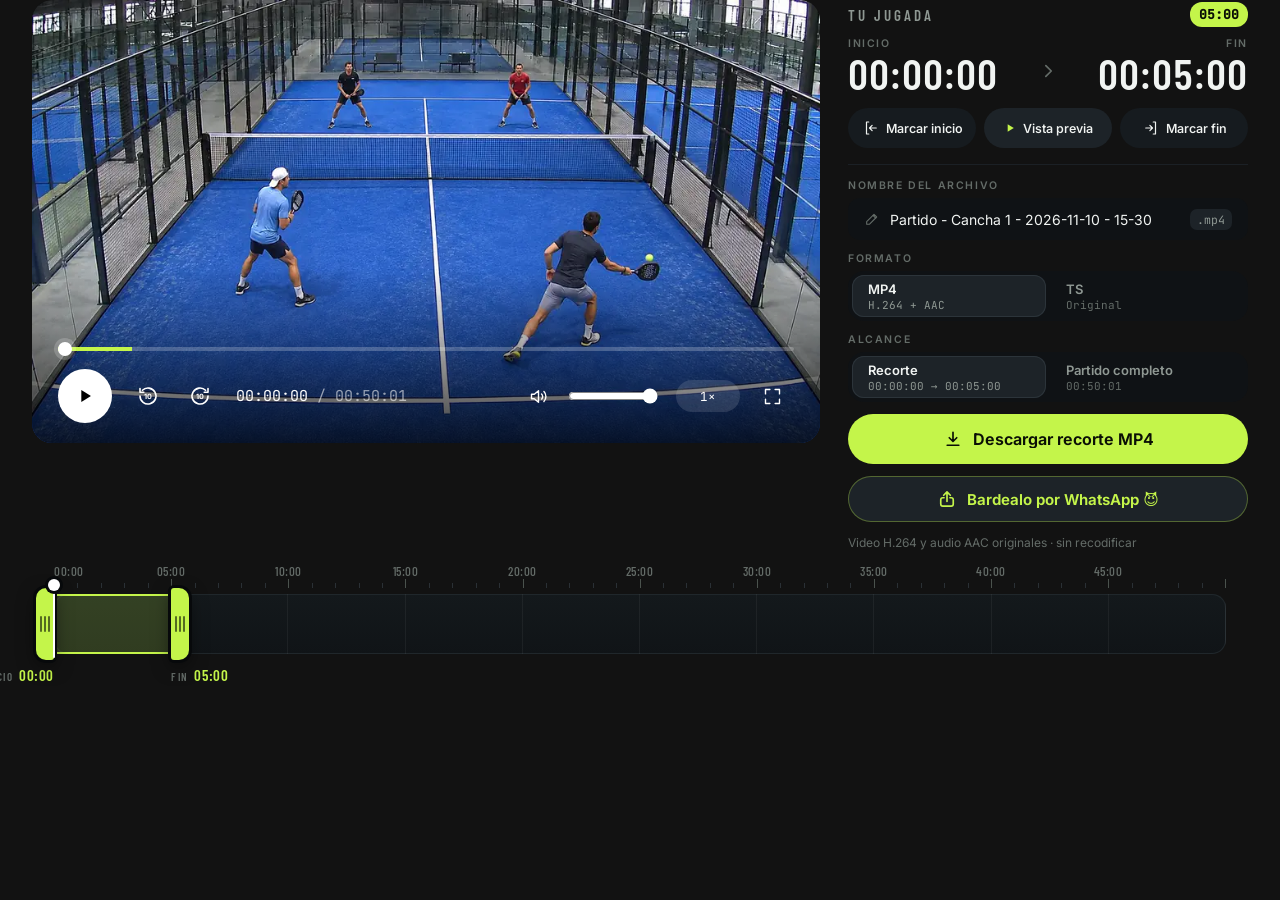
<file: v14-test/editor-demo-movil.html>
<!doctype html><html lang="es"><head><meta charset="utf-8"><meta name="viewport" content="width=device-width,initial-scale=1"><title>Vista previa del editor</title><meta name="robots" content="noindex"><link rel="stylesheet" href="./editor-demo.css?v=141t10">
<style>html,body{background:transparent!important;overflow:hidden}.video-stage .demo-still{position:absolute;inset:0;width:100%;height:100%;object-fit:cover}*{pointer-events:none!important}</style></head>
<body class="has-match" inert><svg class="sprite" aria-hidden="true" xmlns="http://www.w3.org/2000/svg">
 <symbol id="i-play" viewBox="0 0 24 24"><path d="M8 5.5v13l10.5-6.5z" fill="currentColor" stroke="none"/></symbol>
 <symbol id="i-pause" viewBox="0 0 24 24"><rect x="7" y="5" width="3.4" height="14" rx="1" fill="currentColor" stroke="none"/><rect x="13.6" y="5" width="3.4" height="14" rx="1" fill="currentColor" stroke="none"/></symbol>
 <symbol id="i-stop" viewBox="0 0 24 24"><rect x="6.5" y="6.5" width="11" height="11" rx="2" fill="currentColor" stroke="none"/></symbol>
 <symbol id="i-back10" viewBox="0 0 24 24"><path d="M4 12a8 8 0 1 0 2.4-5.7"/><path d="M4 4.5v3.8h3.8"/><text x="12" y="15.3" font-size="7.2" font-family="Inter,sans-serif" font-weight="700" text-anchor="middle" fill="currentColor" stroke="none">10</text></symbol>
 <symbol id="i-fwd10" viewBox="0 0 24 24"><path d="M20 12a8 8 0 1 1-2.4-5.7"/><path d="M20 4.5v3.8h-3.8"/><text x="12" y="15.3" font-size="7.2" font-family="Inter,sans-serif" font-weight="700" text-anchor="middle" fill="currentColor" stroke="none">10</text></symbol>
 <symbol id="i-volume" viewBox="0 0 24 24"><path d="M4 9.5h3.2L12 5.5v13l-4.8-4H4z"/><path d="M15.5 9a4.2 4.2 0 0 1 0 6M18.2 6.4a8 8 0 0 1 0 11.2"/></symbol>
 <symbol id="i-mute" viewBox="0 0 24 24"><path d="M4 9.5h3.2L12 5.5v13l-4.8-4H4z"/><path d="m16 9.5 5 5m0-5-5 5"/></symbol>
 <symbol id="i-full" viewBox="0 0 24 24"><path d="M4 9V4h5M15 4h5v5M20 15v5h-5M9 20H4v-5"/></symbol>
 <symbol id="i-exitfull" viewBox="0 0 24 24"><path d="M9 4v5H4M20 9h-5V4M15 20v-5h5M4 15h5v5"/></symbol>
 <symbol id="i-markin" viewBox="0 0 24 24"><path d="M6 4v16M6 4h3M6 20h3"/><path d="M19 12h-9M13.5 8.5 10 12l3.5 3.5"/></symbol>
 <symbol id="i-markout" viewBox="0 0 24 24"><path d="M18 4v16M18 4h-3M18 20h-3"/><path d="M5 12h9M10.5 8.5 14 12l-3.5 3.5"/></symbol>
 <symbol id="i-download" viewBox="0 0 24 24"><path d="M12 4v11M7.5 10.5 12 15l4.5-4.5"/><path d="M5 19.5h14"/></symbol>
 <symbol id="i-search" viewBox="0 0 24 24"><circle cx="11" cy="11" r="6.5"/><path d="m16 16 4 4"/></symbol>
 <symbol id="i-chevron" viewBox="0 0 24 24"><path d="m7 10 5 5 5-5"/></symbol>
 <symbol id="i-chevron-r" viewBox="0 0 24 24"><path d="m10 7 5 5-5 5"/></symbol>
 <symbol id="i-external" viewBox="0 0 24 24"><path d="M14 5h5v5M19 5l-8 8"/><path d="M17 14v4.5a1.5 1.5 0 0 1-1.5 1.5h-10A1.5 1.5 0 0 1 4 18.5v-10A1.5 1.5 0 0 1 5.5 7H10"/></symbol>
 <symbol id="i-check" viewBox="0 0 24 24"><path d="m5 12.5 4.5 4.5L19 7.5"/></symbol>
 <symbol id="i-x" viewBox="0 0 24 24"><path d="M6.5 6.5l11 11M17.5 6.5l-11 11"/></symbol>
 <symbol id="i-alert" viewBox="0 0 24 24"><circle cx="12" cy="12" r="8.5"/><path d="M12 7.5v5.5"/><circle cx="12" cy="16.3" r=".6" fill="currentColor"/></symbol>
 <symbol id="i-pencil" viewBox="0 0 24 24"><path d="M4 20h4L19 9l-4-4L4 16z"/><path d="m13.5 6.5 4 4"/></symbol>
 <symbol id="i-pin" viewBox="0 0 24 24"><path d="M12 21s-6.5-5.6-6.5-11a6.5 6.5 0 0 1 13 0c0 5.4-6.5 11-6.5 11z"/><circle cx="12" cy="10" r="2.3"/></symbol>
 <symbol id="i-court" viewBox="0 0 24 24"><rect x="5" y="3.5" width="14" height="17" rx="1.5"/><path d="M5 12h14M12 7v10M5 7h14M5 17h14"/></symbol>
 <symbol id="i-calendar" viewBox="0 0 24 24"><rect x="4" y="5.5" width="16" height="14.5" rx="2"/><path d="M4 10h16M8.5 3.5v4M15.5 3.5v4"/></symbol>
 <symbol id="i-clock" viewBox="0 0 24 24"><circle cx="12" cy="12" r="8"/><path d="M12 7.5V12l3 2"/></symbol>
 <symbol id="i-globe" viewBox="0 0 24 24"><circle cx="12" cy="12" r="8"/><path d="M4 12h16M12 4c2.4 2.3 3.6 5 3.6 8s-1.2 5.7-3.6 8c-2.4-2.3-3.6-5-3.6-8S9.6 6.3 12 4z"/></symbol>
 <symbol id="i-shuffle" viewBox="0 0 24 24"><path d="M4 7h3.5c2 0 3.2 1 4.3 2.7l1.4 2.2M4 17h3.5c2 0 3.2-1 4.3-2.7"/><path d="M14.6 14.3c1.1 1.7 2.3 2.7 4.3 2.7H20M15 7h5M17.5 4.5 20 7l-2.5 2.5M17.5 14.5 20 17l-2.5 2.5"/></symbol>
 <symbol id="i-copy" viewBox="0 0 24 24"><rect x="8.5" y="8.5" width="11" height="11" rx="2.2"/><path d="M15.5 8.5V6.2A1.7 1.7 0 0 0 13.8 4.5H6.2A1.7 1.7 0 0 0 4.5 6.2v7.6a1.7 1.7 0 0 0 1.7 1.7h2.3"/></symbol>
 <symbol id="i-share" viewBox="0 0 24 24"><path d="M12 15V4M8 7.5 12 3.5l4 4"/><path d="M8.5 10.5H7A2.5 2.5 0 0 0 4.5 13v5A2.5 2.5 0 0 0 7 20.5h10a2.5 2.5 0 0 0 2.5-2.5v-5a2.5 2.5 0 0 0-2.5-2.5h-1.5"/></symbol>
 <symbol id="i-retry" viewBox="0 0 24 24"><path d="M19.5 12a7.5 7.5 0 1 1-2.2-5.3"/><path d="M19.5 4.5v4h-4"/></symbol>
</svg><div class="app"><main class="studio"><div class="studio-grid">
   <div class="video-stage" id="video-stage" tabindex="0">
    <img class="demo-still" src="./home-partido-1280.webp" srcset="./home-partido-640.webp 640w, ./home-partido-960.webp 960w, ./home-partido-1280.webp 1280w" sizes="700px" alt="">
    <div id="video-placeholder" class="video-placeholder hidden">Cargando video…</div>
    <div class="player-spinner" aria-hidden="true"></div>
    <div id="player-controls" class="player-controls">
     <div class="ctl-center">
      <button tabindex="-1" id="skip-back" class="cb" type="button" aria-label="Retroceder 10 segundos"><svg class="i"><use href="#i-back10"></use></svg></button>
      <button tabindex="-1" id="play-toggle" class="cb cb-play" type="button" aria-label="Reproducir" data-icon="play"><svg class="i"><use href="#i-play"></use></svg></button>
      <button tabindex="-1" id="skip-forward" class="cb" type="button" aria-label="Avanzar 10 segundos"><svg class="i"><use href="#i-fwd10"></use></svg></button>
     </div>
     <div class="ctl-bottom">
      <div class="player-seek"><span id="seek-range" class="seek-range" style="left: 0%; width: 9.99394%;"></span><input id="seek" type="range" min="0" max="3001.8199999999997" value="0" step="0.1" aria-label="Posición del video" style="--progress: 0%;"></div>
      <div class="ctl-row">
       <span id="play-clock" class="play-clock">00:00:00 <span class="tot">/ 00:50:01</span></span>
       <span class="ctl-sp"></span>
       <button tabindex="-1" id="mute" class="cb sound-button" type="button" aria-label="Silenciar" data-icon="volume"><svg class="i"><use href="#i-volume"></use></svg></button>
       <input id="volume" type="range" min="0" max="1" step="0.05" value="1" aria-label="Volumen">
       <select tabindex="-1" id="speed" aria-label="Velocidad"><option value="0.5">0.5×</option><option value="1" selected="">1×</option><option value="1.25">1.25×</option><option value="1.5">1.5×</option><option value="2">2×</option></select>
       <button tabindex="-1" id="fullscreen" class="cb" type="button" aria-label="Pantalla completa" data-icon="full"><svg class="i"><use href="#i-full"></use></svg></button>
      </div>
     </div>
    </div>
   </div>

   <section id="studio-editor" class="clip" aria-label="Recorte">
    <div class="clip-head"><span class="label-cond">Tu jugada</span><span class="du" title="Duración del recorte"><span class="sr-only">Duración del recorte </span><strong id="clip-length">05:00</strong></span></div>
    <div class="nums">
     <label class="num"><small>Inicio</small><span class="tc"><span class="tc-view" id="clip-start-view" aria-hidden="true"><i>00:</i>00:00</span><input id="clip-start" type="text" inputmode="numeric" value="00:00:00" placeholder="HH:MM:SS" autocomplete="off" aria-label="Inicio del recorte (HH:MM:SS)"></span></label>
     <svg class="i nums-arrow"><use href="#i-chevron-r"></use></svg>
     <label class="num num-r"><small>Fin</small><span class="tc"><span class="tc-view" id="clip-end-view" aria-hidden="true"><i>00:</i>05:00</span><input id="clip-end" type="text" inputmode="numeric" value="00:05:00" placeholder="HH:MM:SS" autocomplete="off" aria-label="Fin del recorte (HH:MM:SS)"></span></label>
    </div>
   </section>

   <section class="tl" id="timeline" aria-label="Línea de tiempo del recorte">
    <div class="tl-ruler" id="tl-ruler" aria-hidden="true"><span class="tick major" style="left: 0%;"></span><span class="tlabel first" style="left: 0%;">00:00</span><span class="tick" style="left: 1.99879%;"></span><span class="tick" style="left: 3.99757%;"></span><span class="tick" style="left: 5.99636%;"></span><span class="tick" style="left: 7.99515%;"></span><span class="tick major" style="left: 9.99394%;"></span><span class="tlabel" style="left: 9.99394%;">05:00</span><span class="tick" style="left: 11.9927%;"></span><span class="tick" style="left: 13.9915%;"></span><span class="tick" style="left: 15.9903%;"></span><span class="tick" style="left: 17.9891%;"></span><span class="tick major" style="left: 19.9879%;"></span><span class="tlabel" style="left: 19.9879%;">10:00</span><span class="tick" style="left: 21.9867%;"></span><span class="tick" style="left: 23.9854%;"></span><span class="tick" style="left: 25.9842%;"></span><span class="tick" style="left: 27.983%;"></span><span class="tick major" style="left: 29.9818%;"></span><span class="tlabel" style="left: 29.9818%;">15:00</span><span class="tick" style="left: 31.9806%;"></span><span class="tick" style="left: 33.9794%;"></span><span class="tick" style="left: 35.9782%;"></span><span class="tick" style="left: 37.977%;"></span><span class="tick major" style="left: 39.9757%;"></span><span class="tlabel" style="left: 39.9757%;">20:00</span><span class="tick" style="left: 41.9745%;"></span><span class="tick" style="left: 43.9733%;"></span><span class="tick" style="left: 45.9721%;"></span><span class="tick" style="left: 47.9709%;"></span><span class="tick major" style="left: 49.9697%;"></span><span class="tlabel" style="left: 49.9697%;">25:00</span><span class="tick" style="left: 51.9685%;"></span><span class="tick" style="left: 53.9673%;"></span><span class="tick" style="left: 55.966%;"></span><span class="tick" style="left: 57.9648%;"></span><span class="tick major" style="left: 59.9636%;"></span><span class="tlabel" style="left: 59.9636%;">30:00</span><span class="tick" style="left: 61.9624%;"></span><span class="tick" style="left: 63.9612%;"></span><span class="tick" style="left: 65.96%;"></span><span class="tick" style="left: 67.9588%;"></span><span class="tick major" style="left: 69.9576%;"></span><span class="tlabel" style="left: 69.9576%;">35:00</span><span class="tick" style="left: 71.9563%;"></span><span class="tick" style="left: 73.9551%;"></span><span class="tick" style="left: 75.9539%;"></span><span class="tick" style="left: 77.9527%;"></span><span class="tick major" style="left: 79.9515%;"></span><span class="tlabel" style="left: 79.9515%;">40:00</span><span class="tick" style="left: 81.9503%;"></span><span class="tick" style="left: 83.9491%;"></span><span class="tick" style="left: 85.9479%;"></span><span class="tick" style="left: 87.9466%;"></span><span class="tick major" style="left: 89.9454%;"></span><span class="tlabel" style="left: 89.9454%;">45:00</span><span class="tick" style="left: 91.9442%;"></span><span class="tick" style="left: 93.943%;"></span><span class="tick" style="left: 95.9418%;"></span><span class="tick" style="left: 97.9406%;"></span><span class="tick major" style="left: 99.9394%;"></span></div>
    <div class="trim-track" id="trim-track">
     <span class="tl-played" id="tl-played" style="width: 0%;"></span>
     <div class="trim-highlight" id="trim-highlight" style="left: 0%; width: 9.99394%;">
      <span class="hd hd-a" id="hd-in" aria-hidden="true"></span><span class="hd hd-b" id="hd-out" aria-hidden="true"></span>
      <span class="fl fl-a near-a" aria-hidden="true"><small>Inicio</small><span id="fl-in">00:00</span></span><span class="fl fl-b near-b" aria-hidden="true"><small>Fin</small><span id="fl-out">05:00</span></span>
     </div>
     <span class="tl-cursor" id="tl-cursor" style="left: 0%;"></span>
     <input id="trim-in" class="sr-only" type="range" min="0" max="3001" step="1" value="0" aria-label="Inicio del recorte">
     <input id="trim-out" class="sr-only" type="range" min="0" max="3001" step="1" value="300" aria-label="Fin del recorte">
    </div>
    <div class="timeline-heading sr-only"><span id="video-duration">Duración: 00:50:01</span><span id="clip-summary">00:00:00 → 00:05:00</span></div>
   </section>

   <div class="clip-actions" id="clip-actions">
    <button tabindex="-1" id="mark-in" class="act" type="button" aria-label="Marcar inicio en la posición actual"><svg class="i"><use href="#i-markin"></use></svg>Marcar inicio</button>
    <button tabindex="-1" id="preview-clip" class="act act-pv" type="button" aria-label="Reproducir recorte"><svg class="i"><use href="#i-play"></use></svg><span class="pv-label">Vista previa</span></button>
    <button tabindex="-1" id="mark-out" class="act" type="button" aria-label="Marcar fin en la posición actual"><svg class="i"><use href="#i-markout"></use></svg>Marcar fin</button>
   </div>

   <section class="export" id="export" aria-label="Exportar">
    <div class="label-cond lbl-export">Exportar</div>
    <div class="field-group">
     <label class="lbl" for="export-name">Nombre del archivo</label>
     <div class="name-field">
      <svg class="i"><use href="#i-pencil"></use></svg>
      <span class="name-box"><span class="name-view" id="export-name-view" aria-hidden="true">Partido - Cancha 1 - 2026-11-10 - 15-30</span><input id="export-name" value="Partido - Cancha 1 - 2026-11-10 - 15-30" type="text" maxlength="160" autocomplete="off" placeholder="Nombre de la descarga"></span>
      <span class="ext" id="export-ext">.mp4</span>
     </div>
    </div>
    <fieldset class="field-group seg-group">
     <legend class="lbl">Formato</legend>
     <div class="seg">
      <label><input type="radio" name="format" value="mp4" checked=""><span>MP4<em>H.264 + AAC</em></span></label>
      <label><input type="radio" name="format" value="ts"><span>TS<em>Original</em></span></label>
     </div>
    </fieldset>
    <fieldset class="field-group seg-group">
     <legend class="lbl">Alcance</legend>
     <div class="seg">
      <label><input type="radio" name="scope" value="clip" checked=""><span>Recorte<em id="scope-clip">00:00:00 → 00:05:00</em></span></label>
      <label><input type="radio" name="scope" value="full"><span>Partido completo<em id="scope-full">00:50:01</em></span></label>
     </div>
    </fieldset>

    <div class="dl-bar">
     <label class="mode-chip" for="export-mode"><span class="mode-text"><b id="mode-format">MP4</b><small id="mode-scope">Recorte</small></span><svg class="i"><use href="#i-chevron"></use></svg>
      <select tabindex="-1" id="export-mode" aria-label="Formato y alcance de la descarga"><option value="mp4-clip">MP4 · Recorte</option><option value="ts-clip">TS · Recorte</option><option value="mp4-full">MP4 · Partido completo</option><option value="ts-full">TS · Partido completo</option></select></label>
     <div class="dl" id="dl">
      <button tabindex="-1" id="download" class="dl-btn" type="button" aria-label="Descargar recorte MP4">
       <span class="dl-layer dl-base"><svg class="i"><use href="#i-download"></use></svg><span class="dl-text"><span class="dl-title">Descargar recorte MP4</span><small class="dl-sub"></small></span></span>
       <span class="dl-layer dl-fill" aria-hidden="true"><svg class="i"><use href="#i-download"></use></svg><span class="dl-text"><span class="dl-title">Descargar recorte MP4</span><small class="dl-sub"></small></span></span>
      </button>
      <button tabindex="-1" id="cancel-export" class="dl-cancel hidden" type="button" aria-label="Cancelar descarga"><svg class="i"><use href="#i-x"></use></svg></button>
     </div>
    </div>
    <div class="bardo-wrap" id="bardo-wrap">
     <div class="dl dl-bardo" id="dl-bardo">
      <button tabindex="-1" id="bardo-go" class="dl-btn" type="button" aria-haspopup="dialog" aria-label="Bardealo por WhatsApp 😈">
       <span class="dl-layer dl-base"><svg class="i"><use href="#i-share"></use></svg><span class="dl-text"><span class="dl-title">Bardealo por WhatsApp 😈</span><small class="dl-sub"></small></span></span>
       <span class="dl-layer dl-fill" aria-hidden="true"><svg class="i"><use href="#i-share"></use></svg><span class="dl-text"><span class="dl-title">Bardealo por WhatsApp 😈</span><small class="dl-sub"></small></span></span>
      </button>
      <button tabindex="-1" id="bardo-cancel" class="dl-cancel hidden" type="button" aria-label="Cancelar preparación"><svg class="i"><use href="#i-x"></use></svg></button>
     </div>
     <p id="bardo-hint" class="bardo-hint"></p>
    </div>
    <progress id="export-progress" class="sr-only" value="0" max="100"></progress>
    <div id="export-card" class="export-card hidden"><svg class="i ec-ok"><use href="#i-check"></use></svg><svg class="i ec-err"><use href="#i-alert"></use></svg><div class="ec-body"><p id="export-status" role="status"></p></div></div>
    <p class="export-hint">Video H.264 y audio AAC originales · sin recodificar</p>
   </section>
  </div></main></div></body></html>
</file>
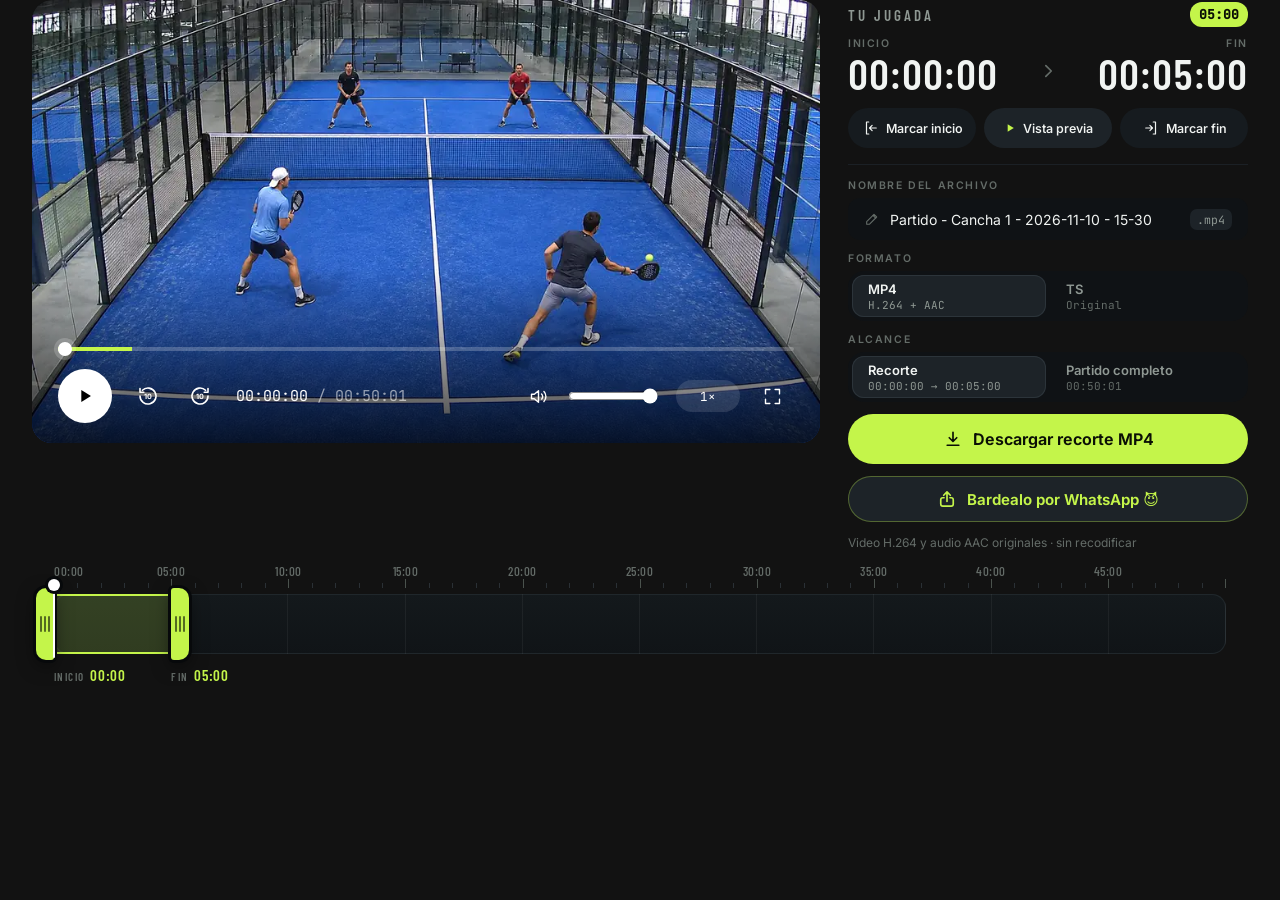
<file: v14-test/editor-demo-pc.html>
<!doctype html><html lang="es"><head><meta charset="utf-8"><meta name="viewport" content="width=device-width,initial-scale=1"><title>Vista previa del editor</title><meta name="robots" content="noindex"><link rel="stylesheet" href="./editor-demo.css?v=141t10">
<style>html,body{background:transparent!important;overflow:hidden}.video-stage .demo-still{position:absolute;inset:0;width:100%;height:100%;object-fit:cover}*{pointer-events:none!important}</style></head>
<body class="has-match" inert><svg class="sprite" aria-hidden="true" xmlns="http://www.w3.org/2000/svg">
 <symbol id="i-play" viewBox="0 0 24 24"><path d="M8 5.5v13l10.5-6.5z" fill="currentColor" stroke="none"/></symbol>
 <symbol id="i-pause" viewBox="0 0 24 24"><rect x="7" y="5" width="3.4" height="14" rx="1" fill="currentColor" stroke="none"/><rect x="13.6" y="5" width="3.4" height="14" rx="1" fill="currentColor" stroke="none"/></symbol>
 <symbol id="i-stop" viewBox="0 0 24 24"><rect x="6.5" y="6.5" width="11" height="11" rx="2" fill="currentColor" stroke="none"/></symbol>
 <symbol id="i-back10" viewBox="0 0 24 24"><path d="M4 12a8 8 0 1 0 2.4-5.7"/><path d="M4 4.5v3.8h3.8"/><text x="12" y="15.3" font-size="7.2" font-family="Inter,sans-serif" font-weight="700" text-anchor="middle" fill="currentColor" stroke="none">10</text></symbol>
 <symbol id="i-fwd10" viewBox="0 0 24 24"><path d="M20 12a8 8 0 1 1-2.4-5.7"/><path d="M20 4.5v3.8h-3.8"/><text x="12" y="15.3" font-size="7.2" font-family="Inter,sans-serif" font-weight="700" text-anchor="middle" fill="currentColor" stroke="none">10</text></symbol>
 <symbol id="i-volume" viewBox="0 0 24 24"><path d="M4 9.5h3.2L12 5.5v13l-4.8-4H4z"/><path d="M15.5 9a4.2 4.2 0 0 1 0 6M18.2 6.4a8 8 0 0 1 0 11.2"/></symbol>
 <symbol id="i-mute" viewBox="0 0 24 24"><path d="M4 9.5h3.2L12 5.5v13l-4.8-4H4z"/><path d="m16 9.5 5 5m0-5-5 5"/></symbol>
 <symbol id="i-full" viewBox="0 0 24 24"><path d="M4 9V4h5M15 4h5v5M20 15v5h-5M9 20H4v-5"/></symbol>
 <symbol id="i-exitfull" viewBox="0 0 24 24"><path d="M9 4v5H4M20 9h-5V4M15 20v-5h5M4 15h5v5"/></symbol>
 <symbol id="i-markin" viewBox="0 0 24 24"><path d="M6 4v16M6 4h3M6 20h3"/><path d="M19 12h-9M13.5 8.5 10 12l3.5 3.5"/></symbol>
 <symbol id="i-markout" viewBox="0 0 24 24"><path d="M18 4v16M18 4h-3M18 20h-3"/><path d="M5 12h9M10.5 8.5 14 12l-3.5 3.5"/></symbol>
 <symbol id="i-download" viewBox="0 0 24 24"><path d="M12 4v11M7.5 10.5 12 15l4.5-4.5"/><path d="M5 19.5h14"/></symbol>
 <symbol id="i-search" viewBox="0 0 24 24"><circle cx="11" cy="11" r="6.5"/><path d="m16 16 4 4"/></symbol>
 <symbol id="i-chevron" viewBox="0 0 24 24"><path d="m7 10 5 5 5-5"/></symbol>
 <symbol id="i-chevron-r" viewBox="0 0 24 24"><path d="m10 7 5 5-5 5"/></symbol>
 <symbol id="i-external" viewBox="0 0 24 24"><path d="M14 5h5v5M19 5l-8 8"/><path d="M17 14v4.5a1.5 1.5 0 0 1-1.5 1.5h-10A1.5 1.5 0 0 1 4 18.5v-10A1.5 1.5 0 0 1 5.5 7H10"/></symbol>
 <symbol id="i-check" viewBox="0 0 24 24"><path d="m5 12.5 4.5 4.5L19 7.5"/></symbol>
 <symbol id="i-x" viewBox="0 0 24 24"><path d="M6.5 6.5l11 11M17.5 6.5l-11 11"/></symbol>
 <symbol id="i-alert" viewBox="0 0 24 24"><circle cx="12" cy="12" r="8.5"/><path d="M12 7.5v5.5"/><circle cx="12" cy="16.3" r=".6" fill="currentColor"/></symbol>
 <symbol id="i-pencil" viewBox="0 0 24 24"><path d="M4 20h4L19 9l-4-4L4 16z"/><path d="m13.5 6.5 4 4"/></symbol>
 <symbol id="i-pin" viewBox="0 0 24 24"><path d="M12 21s-6.5-5.6-6.5-11a6.5 6.5 0 0 1 13 0c0 5.4-6.5 11-6.5 11z"/><circle cx="12" cy="10" r="2.3"/></symbol>
 <symbol id="i-court" viewBox="0 0 24 24"><rect x="5" y="3.5" width="14" height="17" rx="1.5"/><path d="M5 12h14M12 7v10M5 7h14M5 17h14"/></symbol>
 <symbol id="i-calendar" viewBox="0 0 24 24"><rect x="4" y="5.5" width="16" height="14.5" rx="2"/><path d="M4 10h16M8.5 3.5v4M15.5 3.5v4"/></symbol>
 <symbol id="i-clock" viewBox="0 0 24 24"><circle cx="12" cy="12" r="8"/><path d="M12 7.5V12l3 2"/></symbol>
 <symbol id="i-globe" viewBox="0 0 24 24"><circle cx="12" cy="12" r="8"/><path d="M4 12h16M12 4c2.4 2.3 3.6 5 3.6 8s-1.2 5.7-3.6 8c-2.4-2.3-3.6-5-3.6-8S9.6 6.3 12 4z"/></symbol>
 <symbol id="i-shuffle" viewBox="0 0 24 24"><path d="M4 7h3.5c2 0 3.2 1 4.3 2.7l1.4 2.2M4 17h3.5c2 0 3.2-1 4.3-2.7"/><path d="M14.6 14.3c1.1 1.7 2.3 2.7 4.3 2.7H20M15 7h5M17.5 4.5 20 7l-2.5 2.5M17.5 14.5 20 17l-2.5 2.5"/></symbol>
 <symbol id="i-copy" viewBox="0 0 24 24"><rect x="8.5" y="8.5" width="11" height="11" rx="2.2"/><path d="M15.5 8.5V6.2A1.7 1.7 0 0 0 13.8 4.5H6.2A1.7 1.7 0 0 0 4.5 6.2v7.6a1.7 1.7 0 0 0 1.7 1.7h2.3"/></symbol>
 <symbol id="i-share" viewBox="0 0 24 24"><path d="M12 15V4M8 7.5 12 3.5l4 4"/><path d="M8.5 10.5H7A2.5 2.5 0 0 0 4.5 13v5A2.5 2.5 0 0 0 7 20.5h10a2.5 2.5 0 0 0 2.5-2.5v-5a2.5 2.5 0 0 0-2.5-2.5h-1.5"/></symbol>
 <symbol id="i-retry" viewBox="0 0 24 24"><path d="M19.5 12a7.5 7.5 0 1 1-2.2-5.3"/><path d="M19.5 4.5v4h-4"/></symbol>
</svg><div class="app"><main class="studio"><div class="studio-grid">
   <div class="video-stage" id="video-stage" tabindex="0">
    <img class="demo-still" src="./home-partido-1280.webp" srcset="./home-partido-640.webp 640w, ./home-partido-960.webp 960w, ./home-partido-1280.webp 1280w" sizes="700px" alt="">
    <div id="video-placeholder" class="video-placeholder hidden">Cargando video…</div>
    <div class="player-spinner" aria-hidden="true"></div>
    <div id="player-controls" class="player-controls">
     <div class="ctl-center">
      <button tabindex="-1" id="skip-back" class="cb" type="button" aria-label="Retroceder 10 segundos"><svg class="i"><use href="#i-back10"></use></svg></button>
      <button tabindex="-1" id="play-toggle" class="cb cb-play" type="button" aria-label="Reproducir" data-icon="play"><svg class="i"><use href="#i-play"></use></svg></button>
      <button tabindex="-1" id="skip-forward" class="cb" type="button" aria-label="Avanzar 10 segundos"><svg class="i"><use href="#i-fwd10"></use></svg></button>
     </div>
     <div class="ctl-bottom">
      <div class="player-seek"><span id="seek-range" class="seek-range" style="left: 0%; width: 9.99394%;"></span><input id="seek" type="range" min="0" max="3001.8199999999997" value="0" step="0.1" aria-label="Posición del video" style="--progress: 0%;"></div>
      <div class="ctl-row">
       <span id="play-clock" class="play-clock">00:00:00 <span class="tot">/ 00:50:01</span></span>
       <span class="ctl-sp"></span>
       <button tabindex="-1" id="mute" class="cb sound-button" type="button" aria-label="Silenciar" data-icon="volume"><svg class="i"><use href="#i-volume"></use></svg></button>
       <input id="volume" type="range" min="0" max="1" step="0.05" value="1" aria-label="Volumen">
       <select tabindex="-1" id="speed" aria-label="Velocidad"><option value="0.5">0.5×</option><option value="1" selected="">1×</option><option value="1.25">1.25×</option><option value="1.5">1.5×</option><option value="2">2×</option></select>
       <button tabindex="-1" id="fullscreen" class="cb" type="button" aria-label="Pantalla completa" data-icon="full"><svg class="i"><use href="#i-full"></use></svg></button>
      </div>
     </div>
    </div>
   </div>

   <section id="studio-editor" class="clip" aria-label="Recorte">
    <div class="clip-head"><span class="label-cond">Tu jugada</span><span class="du" title="Duración del recorte"><span class="sr-only">Duración del recorte </span><strong id="clip-length">05:00</strong></span></div>
    <div class="nums">
     <label class="num"><small>Inicio</small><span class="tc"><span class="tc-view" id="clip-start-view" aria-hidden="true"><i>00:</i>00:00</span><input id="clip-start" type="text" inputmode="numeric" value="00:00:00" placeholder="HH:MM:SS" autocomplete="off" aria-label="Inicio del recorte (HH:MM:SS)"></span></label>
     <svg class="i nums-arrow"><use href="#i-chevron-r"></use></svg>
     <label class="num num-r"><small>Fin</small><span class="tc"><span class="tc-view" id="clip-end-view" aria-hidden="true"><i>00:</i>05:00</span><input id="clip-end" type="text" inputmode="numeric" value="00:05:00" placeholder="HH:MM:SS" autocomplete="off" aria-label="Fin del recorte (HH:MM:SS)"></span></label>
    </div>
   </section>

   <section class="tl" id="timeline" aria-label="Línea de tiempo del recorte">
    <div class="tl-ruler" id="tl-ruler" aria-hidden="true"><span class="tick major" style="left: 0%;"></span><span class="tlabel first" style="left: 0%;">00:00</span><span class="tick" style="left: 1.99879%;"></span><span class="tick" style="left: 3.99757%;"></span><span class="tick" style="left: 5.99636%;"></span><span class="tick" style="left: 7.99515%;"></span><span class="tick major" style="left: 9.99394%;"></span><span class="tlabel" style="left: 9.99394%;">05:00</span><span class="tick" style="left: 11.9927%;"></span><span class="tick" style="left: 13.9915%;"></span><span class="tick" style="left: 15.9903%;"></span><span class="tick" style="left: 17.9891%;"></span><span class="tick major" style="left: 19.9879%;"></span><span class="tlabel" style="left: 19.9879%;">10:00</span><span class="tick" style="left: 21.9867%;"></span><span class="tick" style="left: 23.9854%;"></span><span class="tick" style="left: 25.9842%;"></span><span class="tick" style="left: 27.983%;"></span><span class="tick major" style="left: 29.9818%;"></span><span class="tlabel" style="left: 29.9818%;">15:00</span><span class="tick" style="left: 31.9806%;"></span><span class="tick" style="left: 33.9794%;"></span><span class="tick" style="left: 35.9782%;"></span><span class="tick" style="left: 37.977%;"></span><span class="tick major" style="left: 39.9757%;"></span><span class="tlabel" style="left: 39.9757%;">20:00</span><span class="tick" style="left: 41.9745%;"></span><span class="tick" style="left: 43.9733%;"></span><span class="tick" style="left: 45.9721%;"></span><span class="tick" style="left: 47.9709%;"></span><span class="tick major" style="left: 49.9697%;"></span><span class="tlabel" style="left: 49.9697%;">25:00</span><span class="tick" style="left: 51.9685%;"></span><span class="tick" style="left: 53.9673%;"></span><span class="tick" style="left: 55.966%;"></span><span class="tick" style="left: 57.9648%;"></span><span class="tick major" style="left: 59.9636%;"></span><span class="tlabel" style="left: 59.9636%;">30:00</span><span class="tick" style="left: 61.9624%;"></span><span class="tick" style="left: 63.9612%;"></span><span class="tick" style="left: 65.96%;"></span><span class="tick" style="left: 67.9588%;"></span><span class="tick major" style="left: 69.9576%;"></span><span class="tlabel" style="left: 69.9576%;">35:00</span><span class="tick" style="left: 71.9563%;"></span><span class="tick" style="left: 73.9551%;"></span><span class="tick" style="left: 75.9539%;"></span><span class="tick" style="left: 77.9527%;"></span><span class="tick major" style="left: 79.9515%;"></span><span class="tlabel" style="left: 79.9515%;">40:00</span><span class="tick" style="left: 81.9503%;"></span><span class="tick" style="left: 83.9491%;"></span><span class="tick" style="left: 85.9479%;"></span><span class="tick" style="left: 87.9466%;"></span><span class="tick major" style="left: 89.9454%;"></span><span class="tlabel" style="left: 89.9454%;">45:00</span><span class="tick" style="left: 91.9442%;"></span><span class="tick" style="left: 93.943%;"></span><span class="tick" style="left: 95.9418%;"></span><span class="tick" style="left: 97.9406%;"></span><span class="tick major" style="left: 99.9394%;"></span></div>
    <div class="trim-track" id="trim-track">
     <span class="tl-played" id="tl-played" style="width: 0%;"></span>
     <div class="trim-highlight" id="trim-highlight" style="left: 0%; width: 9.99394%;">
      <span class="hd hd-a" id="hd-in" aria-hidden="true"></span><span class="hd hd-b" id="hd-out" aria-hidden="true"></span>
      <span class="fl fl-a near-a" aria-hidden="true" style="margin-left: 71.3281px;"><small>Inicio</small><span id="fl-in">00:00</span></span><span class="fl fl-b near-b" aria-hidden="true" style="margin-left: 0px;"><small>Fin</small><span id="fl-out">05:00</span></span>
     </div>
     <span class="tl-cursor" id="tl-cursor" style="left: 0%;"></span>
     <input id="trim-in" class="sr-only" type="range" min="0" max="3001" step="1" value="0" aria-label="Inicio del recorte">
     <input id="trim-out" class="sr-only" type="range" min="0" max="3001" step="1" value="300" aria-label="Fin del recorte">
    </div>
    <div class="timeline-heading sr-only"><span id="video-duration">Duración: 00:50:01</span><span id="clip-summary">00:00:00 → 00:05:00</span></div>
   </section>

   <div class="clip-actions" id="clip-actions">
    <button tabindex="-1" id="mark-in" class="act" type="button" aria-label="Marcar inicio en la posición actual"><svg class="i"><use href="#i-markin"></use></svg>Marcar inicio</button>
    <button tabindex="-1" id="preview-clip" class="act act-pv" type="button" aria-label="Reproducir recorte"><svg class="i"><use href="#i-play"></use></svg><span class="pv-label">Vista previa</span></button>
    <button tabindex="-1" id="mark-out" class="act" type="button" aria-label="Marcar fin en la posición actual"><svg class="i"><use href="#i-markout"></use></svg>Marcar fin</button>
   </div>

   <section class="export" id="export" aria-label="Exportar">
    <div class="label-cond lbl-export">Exportar</div>
    <div class="field-group">
     <label class="lbl" for="export-name">Nombre del archivo</label>
     <div class="name-field">
      <svg class="i"><use href="#i-pencil"></use></svg>
      <span class="name-box"><span class="name-view" id="export-name-view" aria-hidden="true">Partido - Cancha 1 - 2026-11-10 - 15-30</span><input id="export-name" value="Partido - Cancha 1 - 2026-11-10 - 15-30" type="text" maxlength="160" autocomplete="off" placeholder="Nombre de la descarga"></span>
      <span class="ext" id="export-ext">.mp4</span>
     </div>
    </div>
    <fieldset class="field-group seg-group">
     <legend class="lbl">Formato</legend>
     <div class="seg">
      <label><input type="radio" name="format" value="mp4" checked=""><span>MP4<em>H.264 + AAC</em></span></label>
      <label><input type="radio" name="format" value="ts"><span>TS<em>Original</em></span></label>
     </div>
    </fieldset>
    <fieldset class="field-group seg-group">
     <legend class="lbl">Alcance</legend>
     <div class="seg">
      <label><input type="radio" name="scope" value="clip" checked=""><span>Recorte<em id="scope-clip">00:00:00 → 00:05:00</em></span></label>
      <label><input type="radio" name="scope" value="full"><span>Partido completo<em id="scope-full">00:50:01</em></span></label>
     </div>
    </fieldset>

    <div class="dl-bar">
     <label class="mode-chip" for="export-mode"><span class="mode-text"><b id="mode-format">MP4</b><small id="mode-scope">Recorte</small></span><svg class="i"><use href="#i-chevron"></use></svg>
      <select tabindex="-1" id="export-mode" aria-label="Formato y alcance de la descarga"><option value="mp4-clip">MP4 · Recorte</option><option value="ts-clip">TS · Recorte</option><option value="mp4-full">MP4 · Partido completo</option><option value="ts-full">TS · Partido completo</option></select></label>
     <div class="dl" id="dl">
      <button tabindex="-1" id="download" class="dl-btn" type="button" aria-label="Descargar recorte MP4">
       <span class="dl-layer dl-base"><svg class="i"><use href="#i-download"></use></svg><span class="dl-text"><span class="dl-title">Descargar recorte MP4</span><small class="dl-sub"></small></span></span>
       <span class="dl-layer dl-fill" aria-hidden="true"><svg class="i"><use href="#i-download"></use></svg><span class="dl-text"><span class="dl-title">Descargar recorte MP4</span><small class="dl-sub"></small></span></span>
      </button>
      <button tabindex="-1" id="cancel-export" class="dl-cancel hidden" type="button" aria-label="Cancelar descarga"><svg class="i"><use href="#i-x"></use></svg></button>
     </div>
    </div>
    <div class="bardo-wrap" id="bardo-wrap">
     <div class="dl dl-bardo" id="dl-bardo">
      <button tabindex="-1" id="bardo-go" class="dl-btn" type="button" aria-haspopup="dialog" aria-label="Bardealo por WhatsApp 😈">
       <span class="dl-layer dl-base"><svg class="i"><use href="#i-share"></use></svg><span class="dl-text"><span class="dl-title">Bardealo por WhatsApp 😈</span><small class="dl-sub"></small></span></span>
       <span class="dl-layer dl-fill" aria-hidden="true"><svg class="i"><use href="#i-share"></use></svg><span class="dl-text"><span class="dl-title">Bardealo por WhatsApp 😈</span><small class="dl-sub"></small></span></span>
      </button>
      <button tabindex="-1" id="bardo-cancel" class="dl-cancel hidden" type="button" aria-label="Cancelar preparación"><svg class="i"><use href="#i-x"></use></svg></button>
     </div>
     <p id="bardo-hint" class="bardo-hint"></p>
    </div>
    <progress id="export-progress" class="sr-only" value="0" max="100"></progress>
    <div id="export-card" class="export-card hidden"><svg class="i ec-ok"><use href="#i-check"></use></svg><svg class="i ec-err"><use href="#i-alert"></use></svg><div class="ec-body"><p id="export-status" role="status"></p></div></div>
    <p class="export-hint">Video H.264 y audio AAC originales · sin recodificar</p>
   </section>
  </div></main></div></body></html>
</file>
<file: v14-test/editor-demo.css>
/* Beelup Studio v1.3 — "Padel Studio Premium" */
@font-face{font-family:"Inter";src:url(fonts/inter-var.woff2) format("woff2");font-weight:100 900;font-display:swap}
@font-face{font-family:"Barlow Condensed";src:url(fonts/barlow-condensed-500.woff2) format("woff2");font-weight:500;font-display:swap}
@font-face{font-family:"Barlow Condensed";src:url(fonts/barlow-condensed-600.woff2) format("woff2");font-weight:600;font-display:swap}
@font-face{font-family:"Barlow Condensed";src:url(fonts/barlow-condensed-700.woff2) format("woff2");font-weight:700;font-display:swap}
@font-face{font-family:"JetBrains Mono";src:url(fonts/jbmono-400.woff2) format("woff2");font-weight:400;font-display:swap}
@font-face{font-family:"JetBrains Mono";src:url(fonts/jbmono-500.woff2) format("woff2");font-weight:500;font-display:swap}

:root{
 --bg:#07090b;--s1:#0f1215;--s2:#161b1f;--s3:#1d2328;--s4:#252c32;--line:#1b2025;--line2:#272e34;
 --tx:#f1f4f2;--mut:#8f9893;--dim:#646c68;--faint:#3d4541;--lime:#c4f54a;--ink:#0a0f05;--err:#ff8a73;
 --cond:"Barlow Condensed","Arial Narrow",Inter,sans-serif;--mono:"JetBrains Mono",ui-monospace,SFMono-Regular,Menlo,monospace;
 --pad:48px;
 color-scheme:dark;font-family:Inter,ui-sans-serif,system-ui,-apple-system,"Segoe UI",sans-serif;color:var(--tx);background:var(--bg);
 -webkit-font-smoothing:antialiased;-webkit-text-size-adjust:100%;
}
*{box-sizing:border-box}
html{background:var(--bg)}
body{margin:0;min-height:100vh;background:radial-gradient(1200px 600px at 78% -10%,#16200f 0%,transparent 60%) no-repeat,var(--bg)}
button,input,select{font:inherit;color:inherit}
button{cursor:pointer;border:0;background:none;padding:0}
a{color:inherit;text-decoration:none}
.sprite{position:absolute;width:0;height:0;overflow:hidden}
.i{width:20px;height:20px;flex:none;display:block;fill:none;stroke:currentColor;stroke-width:1.6;stroke-linecap:round;stroke-linejoin:round}
.hidden{display:none!important}
.sr-only{position:absolute!important;width:1px;height:1px;padding:0;margin:-1px;overflow:hidden;clip:rect(0 0 0 0);white-space:nowrap;border:0}
:focus-visible{outline:2px solid var(--lime);outline-offset:2px}
.only-m{display:none}
.label-cond{font-family:var(--cond);font-size:15px;font-weight:600;letter-spacing:3px;text-transform:uppercase;color:var(--mut)}
.lbl{display:block;font-size:10.5px;letter-spacing:1.6px;color:var(--dim);font-weight:600;text-transform:uppercase;margin:0 0 8px;padding:0}

.app{max-width:1920px;margin:0 auto;padding:0 var(--pad)}

/* ---------------- Encabezado y buscador ---------------- */
.topbar{position:relative;display:flex;align-items:center;gap:40px;height:84px}
.wordmark{font-family:var(--cond);font-size:26px;font-weight:700;letter-spacing:1.5px;display:flex;align-items:baseline;gap:8px;white-space:nowrap}
.wordmark span{font-weight:500;color:var(--lime);letter-spacing:4px;font-size:15px}
.topbar-right{display:flex;align-items:center;gap:8px;margin-left:auto}
.conn{display:flex;align-items:center;gap:8px;font-size:12.5px;color:var(--mut);white-space:nowrap}
.online{width:7px;height:7px;border-radius:50%;background:var(--lime)}
.cir{width:40px;height:40px;border-radius:50%;background:var(--s2);display:grid;place-items:center;color:var(--tx)}
.cir .i{width:18px;height:18px}
.cir.only-m{display:none}

.finder{flex:1;min-width:0;display:flex;justify-content:center}
.finder-intro{display:none}
.picker{flex:1;max-width:1100px;display:flex;align-items:center;height:56px;border-radius:28px;background:var(--s1);padding:0 8px 0 6px}
.pk{position:relative;display:flex;align-items:center;gap:10px;height:42px;padding:0 16px;border-right:1px solid #232a30;min-width:0;cursor:pointer}
.pk-n,.pk-c{display:none}
.pk>.i{color:var(--dim);width:17px;height:17px}
.pk-body{display:flex;flex-direction:column;min-width:0;flex:1}
.pk-k{font-size:10px;letter-spacing:1.2px;text-transform:uppercase;color:var(--dim);font-weight:600;cursor:pointer}
.pk select{appearance:none;-webkit-appearance:none;background:transparent;border:0;padding:0;margin:1px 0 0;font-size:13.5px;font-weight:550;color:var(--tx);width:100%;min-width:0;text-overflow:ellipsis;cursor:pointer;outline:none}
.pk select:disabled{color:var(--dim);cursor:default}
.pk select option{background:#15191d;color:var(--tx)}
.pk:focus-within{background:#ffffff08;border-radius:18px}
.pk-country{width:150px;flex:none}
.pk-club{flex:1}
.pk-court,.pk-date{width:180px;flex:none}
.pk-time{width:180px;flex:none;border-right:0}
.pk-row{display:flex;align-items:center;gap:10px;min-width:0}
.pk-row select{flex:1}
/* País y Club: desplegable con búsqueda integrada */
.pk-native{position:absolute!important;opacity:0;pointer-events:none;width:1px!important;height:1px;overflow:hidden}
.pk-btn{display:block;width:100%;min-width:0;margin:1px 0 0;padding:0;text-align:left;font-size:13.5px;font-weight:550;color:var(--tx);white-space:nowrap;overflow:hidden;text-overflow:ellipsis;outline:none}
.pk-btn:disabled{color:var(--dim);cursor:default}
.pk-off{cursor:default}
.pk-open{background:#ffffff08;border-radius:18px}
.pk-pop{position:absolute;top:calc(100% + 14px);left:-6px;z-index:60;width:max(calc(100% + 12px),360px);display:flex;flex-direction:column;padding:8px;border-radius:18px;background:var(--s2);border:1px solid #262d33;box-shadow:0 20px 50px #000000b0;cursor:default}
.pk-pop-h{display:none}
.pk-search{display:flex;align-items:center;gap:9px;height:42px;padding:0 12px;border-radius:12px;background:var(--bg);border:1px solid #252c32;cursor:text}
.pk-search:focus-within{border-color:#c4f54a80}
.pk-search .i{width:16px;height:16px;color:var(--dim);flex:none}
.pk-search input{flex:1;min-width:0;height:100%;background:transparent;border:0;outline:none;font-size:14px;color:var(--tx)}
.pk-search input::placeholder{color:var(--dim)}
.pk-search input::-webkit-search-cancel-button{-webkit-appearance:none}
.pk-count{font-size:11px;letter-spacing:.3px;color:var(--dim);padding:8px 12px 4px}
.pk-list{max-height:min(360px,55vh);overflow-y:auto;overscroll-behavior:contain}
.pk-opt{padding:9px 12px;border-radius:10px;font-size:13.5px;color:var(--tx);white-space:nowrap;overflow:hidden;text-overflow:ellipsis;cursor:pointer}
.pk-opt.pk-act{background:#ffffff0f}
.pk-opt[aria-selected="true"]{color:var(--lime);font-weight:600}
.pk-opt mark{background:none;color:inherit;font-weight:700;text-decoration:underline;text-decoration-color:#c4f54a99;text-underline-offset:3px}
.time-chips{display:none}
.find{width:42px;height:42px;border-radius:50%;background:var(--lime);color:var(--ink);display:grid;place-items:center;margin-left:auto;flex:none;transition:opacity .2s}
.find .i{width:19px;height:19px;stroke-width:2}
.find-label,.find .find-arrow{display:none}
.find:disabled{opacity:.35;cursor:not-allowed}
.finder-status{position:absolute;left:50%;transform:translateX(-50%);top:74px;font-size:12px;color:var(--mut);white-space:nowrap;max-width:90%;overflow:hidden;text-overflow:ellipsis}
body.has-match .finder-status{display:none}
.finder-status{display:flex;align-items:center;justify-content:center;gap:10px}
#status{min-width:0;overflow:hidden;text-overflow:ellipsis}
.finder-status.err #status{color:var(--err)}
body.api-down .online{background:var(--err)}
.retry{flex:none;height:28px;padding:0 14px;border-radius:14px;background:var(--lime);color:var(--ink);font-size:12.5px;font-weight:650}

/* Portada (antes de elegir un partido) en escritorio */
@media (min-width:1100px){
 body:not(.has-match) .finder-intro{display:block;position:absolute;left:0;top:150px}
 body:not(.has-match) .app{min-height:calc(100vh - 60px)}
 body:not(.has-match) .finder-intro h1{font-family:var(--cond);font-weight:700;font-size:clamp(90px,8vw,150px);line-height:.88;text-transform:uppercase;margin:0;letter-spacing:.5px}
 body:not(.has-match) .finder-intro h1 em{font-style:normal;color:var(--lime)}
 body:not(.has-match) .finder-intro p{font-size:18px;color:var(--mut);margin:22px 0 0}
 body:not(.has-match) .foot{position:absolute;bottom:0}
}

/* ---------------- Marcador ---------------- */
.studio{padding-bottom:28px}
.score{position:relative;display:flex;align-items:flex-end;justify-content:space-between;gap:32px;min-height:116px;padding:8px 0 32px}
.score-main{display:flex;align-items:baseline;gap:16px;min-width:0}
.score-club{font-family:var(--cond);font-weight:700;font-size:72px;line-height:.9;letter-spacing:.5px;text-transform:uppercase;overflow:hidden;text-overflow:ellipsis;white-space:nowrap;min-width:0}
.score-court{font-family:var(--cond);color:var(--mut);font-weight:500;font-size:40px;letter-spacing:2px;text-transform:uppercase;white-space:nowrap}
.score-meta{display:flex;align-items:flex-end;gap:36px;text-align:right;flex:none}
.score-meta small{display:block;font-size:10.5px;letter-spacing:1.6px;color:var(--dim);font-weight:600;margin-bottom:4px;text-transform:uppercase}
.score-meta b{font-family:var(--cond);font-size:40px;font-weight:600;line-height:1;letter-spacing:.5px;white-space:nowrap}
.pill-link,.pill-btn{display:inline-flex;align-items:center;gap:7px;height:38px;padding:0 15px;border-radius:19px;background:var(--s1);font-size:13px;color:var(--tx);align-self:center;white-space:nowrap}
.pill-link .i,.pill-btn .i{width:15px;height:15px}
.studio-message{position:absolute;left:0;bottom:9px;margin:0;font-size:12.5px;color:var(--mut);max-width:60%;white-space:nowrap;overflow:hidden;text-overflow:ellipsis}
#player-error{position:absolute;right:0;bottom:-6px}

/* ---------------- Grilla del estudio ---------------- */
.studio-grid{display:grid;grid-template-columns:minmax(0,1fr) clamp(400px,27vw,520px);grid-template-areas:"video clip" "video actions" "video export" "tl tl";grid-template-rows:auto auto 1fr auto;column-gap:28px}
.video-stage{grid-area:video;align-self:start}
.clip{grid-area:clip}
.clip-actions{grid-area:actions}
.export{grid-area:export}
.tl{grid-area:tl}

/* ---------------- Reproductor ---------------- */
.video-stage{position:relative;aspect-ratio:16/9;width:100%;border-radius:20px;overflow:hidden;background:#000;outline:none;-webkit-tap-highlight-color:transparent}
.video-stage:focus-visible{box-shadow:0 0 0 2px var(--lime)}
.video-stage video{position:absolute;inset:0;width:100%;height:100%;object-fit:contain;display:block;cursor:pointer;touch-action:manipulation;background:#000}
.video-placeholder{position:absolute;inset:0;display:grid;place-items:center;color:var(--mut);font-size:14px;background:#0b0e10;pointer-events:none}
.player-spinner{position:absolute;left:50%;top:50%;width:48px;height:48px;margin:-24px 0 0 -24px;border-radius:50%;border:3px solid #ffffff2b;border-top-color:var(--lime);animation:spin .8s linear infinite;pointer-events:none;z-index:4;display:none}
.video-stage.buffering .player-spinner{display:block}
@keyframes spin{to{transform:rotate(360deg)}}
@media (prefers-reduced-motion:reduce){.player-spinner{animation-duration:2.4s}}
.player-controls{position:absolute;left:0;right:0;bottom:0;z-index:3;display:grid;grid-template-columns:auto 1fr;grid-template-areas:"seek seek" "center row";align-items:center;column-gap:4px;padding:70px 26px 20px;background:linear-gradient(180deg,transparent,#000000c4);transition:opacity .25s}
.video-stage.controls-idle .player-controls{opacity:0;pointer-events:none}
.video-stage.controls-idle{cursor:none}
.ctl-bottom{display:contents}
.player-seek{grid-area:seek;position:relative;height:20px;margin-bottom:10px}
.ctl-center{grid-area:center;display:flex;align-items:center;gap:8px}
.ctl-center #play-toggle{order:-1}
.ctl-row{grid-area:row;display:flex;align-items:center;gap:6px;min-width:0}
.ctl-sp{flex:1}
.cb{width:44px;height:44px;border-radius:50%;display:grid;place-items:center;color:#fff}
.cb .i{width:24px;height:24px}
.cb:hover{background:#ffffff1a}
.cb-play{width:54px;height:54px;background:#fff;color:#000;margin-right:6px}
.cb-play:hover{background:#fff}
.cb-play .i{width:22px;height:22px}
.sound-button .i,#fullscreen .i{width:21px;height:21px}
.play-clock{font-family:var(--mono);font-size:15px;white-space:nowrap;margin-left:10px;color:#fff;font-variant-numeric:tabular-nums}
.play-clock .tot{color:#ffffff90}
/* barra de posición */
.player-seek input{--progress:0%;position:absolute;inset:0;width:100%;height:20px;margin:0;appearance:none;-webkit-appearance:none;background:transparent;cursor:pointer;touch-action:pan-y}
.player-seek input::-webkit-slider-runnable-track{height:4px;border-radius:4px;background:linear-gradient(90deg,#fff var(--progress),transparent var(--progress))}
.player-seek input::-moz-range-track{height:4px;border-radius:4px;background:transparent}
.player-seek input::-moz-range-progress{height:4px;border-radius:4px;background:#fff}
.player-seek input::-webkit-slider-thumb{-webkit-appearance:none;appearance:none;width:14px;height:14px;margin-top:-5px;border-radius:50%;background:#fff;box-shadow:0 0 0 4px #ffffff30}
.player-seek input::-moz-range-thumb{width:14px;height:14px;border:0;border-radius:50%;background:#fff;box-shadow:0 0 0 4px #ffffff30}
.player-seek:before{content:'';position:absolute;left:0;right:0;top:8px;height:4px;border-radius:4px;background:#ffffff38;pointer-events:none}
.seek-range{position:absolute;top:8px;height:4px;background:var(--lime);pointer-events:none;left:0;width:0}
#volume{width:90px;accent-color:#fff;cursor:pointer}
#speed{appearance:none;-webkit-appearance:none;text-align:center;height:32px;padding:0 12px;border-radius:16px;border:0;background:#ffffff1f;color:#fff;font-family:var(--mono);font-size:12.5px;margin:0 4px 0 10px;cursor:pointer}
#speed option{background:#15191d}

/* ---------------- Tu jugada ---------------- */
.clip{display:flex;flex-direction:column;padding-top:2px}
.clip-head{display:flex;justify-content:space-between;align-items:center}
.du{font-family:var(--mono);font-size:13px;color:var(--ink);background:var(--lime);padding:4px 9px;border-radius:12px;font-weight:600}
.du strong{font-weight:600}
.nums{display:grid;grid-template-columns:1fr auto 1fr;align-items:end;margin:18px 0 20px}
.num{display:block;min-width:0;cursor:text}
.num small{display:block;font-size:10.5px;letter-spacing:1.6px;color:var(--dim);font-weight:600;margin-bottom:2px;text-transform:uppercase}
.num-r{text-align:right}
.nums-arrow{color:var(--dim);width:26px;height:26px;margin:0 12px 14px}
.tc{position:relative;display:block;font-family:var(--cond);font-weight:600;font-size:62px;line-height:1;letter-spacing:1px;font-variant-numeric:tabular-nums}
.tc-view{display:block;white-space:nowrap;pointer-events:none}
.tc-view i{font-style:normal;color:inherit}
.tc input{position:absolute;inset:-4px -8px;width:calc(100% + 16px);height:calc(100% + 8px);padding:0 8px;border:0;border-radius:10px;background:transparent;color:transparent;caret-color:var(--lime);font:inherit;letter-spacing:inherit;text-align:inherit;outline:none}
.num-r .tc input{text-align:right;inset:-4px 0 -4px -16px;width:calc(100% + 16px);padding:0 4px 0 8px}
.tc input:focus{color:var(--tx);background:var(--s1);box-shadow:inset 0 0 0 1px var(--line2)}
.tc input:focus+.tc-view,.tc:focus-within .tc-view{visibility:hidden}
.tc input[aria-invalid]{box-shadow:inset 0 0 0 1px var(--err)}
.tc:has(input[aria-invalid]) .tc-view{color:var(--err)}

.clip-actions{display:grid;grid-template-columns:repeat(3,minmax(0,1fr));gap:8px;padding-bottom:22px;margin-bottom:22px;border-bottom:1px solid var(--line)}
.act{display:flex;align-items:center;justify-content:center;gap:8px;height:46px;border-radius:23px;background:var(--s2);font-size:13.5px;font-weight:550;white-space:nowrap;min-width:0;color:var(--tx)}
.act .i{width:18px;height:18px}
.act:hover{background:var(--s3)}
.act-pv{background:var(--s3)}
.act-pv .i{color:var(--lime);width:14px;height:14px}
.act-pv.on{background:#22301a;color:var(--lime)}

/* ---------------- Exportar ---------------- */
.export{display:flex;flex-direction:column;gap:18px;min-width:0}
.lbl-export{font-size:10.5px;letter-spacing:1.6px;color:var(--dim);font-weight:600;font-family:Inter,sans-serif}
.field-group{margin:0;padding:0;border:0;min-width:0}
.name-field{display:flex;align-items:center;gap:10px;min-height:46px;padding:0 16px;border-radius:12px;background:var(--s1);font-size:14px;cursor:text}
.name-field>.i{color:var(--dim);width:16px;height:16px}
.name-field:focus-within{box-shadow:inset 0 0 0 1px var(--line2)}
.name-box{position:relative;flex:1;min-width:0;display:block}
.name-view{display:none}
.name-box input{width:100%;min-width:0;height:44px;border:0;background:transparent;outline:none;font-size:14px;color:var(--tx);text-overflow:ellipsis;padding:0}
.ext{flex:none;font-family:var(--mono);font-size:11.5px;color:var(--mut);background:var(--s3);padding:3px 7px;border-radius:7px}
.seg{display:grid;grid-template-columns:1fr 1fr;gap:4px;padding:4px;border-radius:16px;background:var(--s1)}
.seg label{position:relative;display:block;cursor:pointer;min-width:0}
.seg input{position:absolute;opacity:0;pointer-events:none}
.seg span{display:flex;flex-direction:column;justify-content:center;height:52px;padding:0 16px;border-radius:12px;font-size:14px;font-weight:600;color:var(--mut);white-space:nowrap;overflow:hidden}
.seg em{font-style:normal;font-family:var(--mono);font-size:11px;font-weight:400;color:var(--dim);margin-top:3px;overflow:hidden;text-overflow:ellipsis}
.seg input:checked+span{background:var(--s3);color:var(--tx);box-shadow:inset 0 0 0 1px #2c343a}
.seg input:checked+span em{color:var(--mut)}
.seg input:focus-visible+span{outline:2px solid var(--lime);outline-offset:-2px}
.seg input:disabled+span{cursor:progress}
.mode-chip{display:none}
.dl-bar{display:flex;gap:8px;align-items:stretch}
.dl{position:relative;flex:1;min-width:0}
.dl-btn{--p:0%;position:relative;display:block;width:100%;height:56px;border-radius:28px;background:var(--lime);color:var(--ink);overflow:hidden;font-size:16px;font-weight:650}
.dl-layer{position:absolute;inset:0;display:flex;align-items:center;justify-content:center;gap:10px;padding:0 20px}
.dl-layer .i{width:20px;height:20px;stroke-width:2}
.dl-text{display:flex;flex-direction:column;align-items:flex-start;line-height:1.15;white-space:nowrap;min-width:0}
.dl-title{overflow:hidden;text-overflow:ellipsis;max-width:100%}
.dl-sub{display:none;font-family:var(--mono);font-size:11.5px;font-weight:500}
.dl-fill{display:none}
.dl-btn:disabled{cursor:progress}
/* Progreso: dos capas idénticas. La base (texto claro sobre gris) y el relleno
   (texto oscuro sobre lima) recortado al porcentaje: cada parte del texto
   siempre tiene contraste alto, del 0 % al 100 %. */
.dl.busy .dl-btn{background:var(--s3);color:var(--tx)}
.dl.busy .dl-layer{justify-content:flex-start;padding:0 64px 0 22px}
.dl.busy .dl-sub{display:block}
.dl.busy .dl-base .dl-sub{color:var(--mut)}
.dl.busy .dl-fill{display:flex;background:var(--lime);color:var(--ink);clip-path:inset(0 calc(100% - var(--p)) 0 0);transition:clip-path .25s linear}
.dl.busy .dl-fill .dl-sub{color:#0a0f05c4}
.dl.busy .dl-layer .i{display:none}
.dl-cancel{position:absolute;right:8px;top:50%;width:40px;height:40px;margin-top:-20px;border-radius:50%;background:#0a0f05d9;color:#fff;display:grid;place-items:center;z-index:2;box-shadow:0 0 0 1px #ffffff1f}
.dl-cancel .i{width:16px;height:16px;stroke-width:2}
.export-card{display:flex;gap:12px;align-items:flex-start;padding:14px 16px;border-radius:14px;background:#141c0d;margin-top:auto}
.export-card .i{width:26px;height:26px;padding:5px;border-radius:50%;flex:none;stroke-width:2.4}
.ec-ok{background:var(--lime);color:var(--ink)}
.ec-err{display:none!important;background:#3a1d18;color:var(--err)}
.export-card.err{background:#1c1210}
.export-card.err .ec-ok{display:none}
.export-card.err .ec-err{display:block!important}
.export-card.info{background:var(--s1)}
.export-card.info .ec-ok{background:var(--s3);color:var(--mut)}
.export-card p{margin:0;font-size:12.5px;line-height:1.5;color:var(--mut)}
.export-card p b{display:block;color:var(--tx);font-size:13.5px;font-weight:600;margin-bottom:2px}
.export-hint{font-size:12px;color:var(--dim);margin:auto 0 0;line-height:1.5}
.export-card:not(.hidden)~.export-hint{display:none}
.export-hint.only-m{display:block}

/* ---------------- Línea de tiempo ---------------- */
.tl{margin-top:14px;padding:0 22px 36px;user-select:none;-webkit-user-select:none}
.tl-ruler{position:relative;height:22px}
.tick{position:absolute;bottom:0;width:1px;height:5px;background:#2a3035}
.tick.major{height:9px;background:#4a524d}
.tlabel{position:absolute;top:0;transform:translateX(-50%);font-family:var(--cond);font-size:13px;line-height:11px;font-weight:500;letter-spacing:.5px;color:var(--dim);white-space:nowrap}
.tlabel.first{transform:none}
.trim-track{position:relative;height:60px;margin-top:6px;border-radius:14px;background:linear-gradient(180deg,#14191c,#101417);box-shadow:inset 0 0 0 1px #20272b;touch-action:none}
.trim-track:before{content:'';position:absolute;inset:0;border-radius:14px;background:repeating-linear-gradient(90deg,transparent 0 calc(10% - 1px),#ffffff0d calc(10% - 1px) 10%);pointer-events:none}
.tl-played{position:absolute;left:0;top:0;bottom:0;width:0;border-radius:14px 0 0 14px;background:#ffffff08;pointer-events:none}
.trim-highlight{position:absolute;top:0;bottom:0;left:0;width:0;background:#c4f54a2e;box-shadow:inset 0 2px 0 var(--lime),inset 0 -2px 0 var(--lime);cursor:grab}
/* Asas hacia afuera: el borde interior recto marca el tiempo exacto; INICIO sale a la izquierda y FIN a la derecha. */
.hd{position:absolute;top:-6px;bottom:-6px;width:18px;border-radius:9px;background:var(--lime);display:grid;place-items:center;box-shadow:0 0 0 3px var(--bg),0 6px 18px #00000080;cursor:ew-resize;touch-action:none;z-index:2}
.hd:after{content:'';width:2px;height:16px;border-radius:2px;background:#0a0f0599;box-shadow:-4px 0 0 #0a0f0599,4px 0 0 #0a0f0599}
.hd:before{content:'';position:absolute;top:-10px;bottom:-10px}
.hd-a{left:-18px;border-radius:10px 3px 3px 10px}.hd-b{right:-18px;border-radius:3px 10px 10px 3px}
/* Zona para agarrar: se agranda sólo hacia afuera, nunca hacia el otro marcador. */
.hd-a:before{left:-14px;right:0}.hd-b:before{left:0;right:-14px}
.hd.active,.hd.kfocus{box-shadow:0 0 0 3px var(--bg),0 0 0 5px var(--lime)}
.fl{position:absolute;top:calc(100% + 12px);transform:translateX(-50%);font-family:var(--cond);font-size:15px;font-weight:600;letter-spacing:.6px;color:var(--lime);white-space:nowrap;pointer-events:none}
.fl small{color:var(--dim);font-size:11px;letter-spacing:1.4px;margin-right:6px;font-weight:600;text-transform:uppercase}
.fl-a{left:0}.fl-b{left:100%}
.fl.near-a{transform:translateX(-100%)}.fl.near-b{transform:none}
.tl-cursor{position:absolute;top:-10px;bottom:-4px;left:0;width:2px;margin-left:-1px;background:#fff;border-radius:2px;z-index:3;pointer-events:none}
.tl-cursor:before{content:'';position:absolute;top:-5px;left:-5px;width:12px;height:12px;border-radius:50%;background:#fff;box-shadow:0 0 0 3px var(--bg)}

.foot{padding:26px 0 32px;font-size:11.5px;color:var(--dim);line-height:1.6}
.foot .ver{color:var(--faint);margin-left:6px}

/* ---------------- Escritorio intermedio ---------------- */
@media (max-width:1600px) and (min-width:1100px){
 :root{--pad:32px}
 .score-club{font-size:60px}.score-court{font-size:32px}.score-meta b{font-size:32px}.score-meta{gap:26px}
 .tc{font-size:clamp(40px,3.3vw,52px)}
 .nums-arrow{margin:0 6px 10px}
 .pk-court,.pk-date,.pk-time{width:150px}
 .act{font-size:12.5px;gap:6px;height:40px}
 .nums{margin:10px 0 14px}
 .clip-actions{padding-bottom:16px;margin-bottom:14px}
 .export{gap:12px}
 .lbl-export{display:none}
 .lbl{margin-bottom:6px}
 .seg span{height:42px;font-size:13px}
 .seg em{margin-top:1px}
 .name-field{min-height:42px}.name-box input{height:40px}
 .dl-btn{height:50px}
 .export-card{padding:10px 14px}
}

@media (max-width:1300px) and (min-width:1100px){
 .topbar{gap:20px}
 .wordmark span{display:none}
 .conn #connection{position:absolute;width:1px;height:1px;overflow:hidden;clip:rect(0 0 0 0)}
 .pk{padding:0 12px;gap:8px}
 .pk-country{width:118px}.pk-court,.pk-date,.pk-time{width:128px}
 .pk-club{min-width:170px}
}

/* ---------------- Tablet y móvil ---------------- */
@media (max-width:1099px){
 :root{--pad:16px}
 body{background:radial-gradient(500px 300px at 90% -5%,#17220f,transparent 70%) no-repeat,var(--bg)}
 .app{max-width:760px;padding:0 var(--pad);padding-left:max(var(--pad),env(safe-area-inset-left));padding-right:max(var(--pad),env(safe-area-inset-right))}
 .cir.only-m{display:grid}
 .topbar{flex-wrap:wrap;height:auto;gap:0;padding-top:max(8px,env(safe-area-inset-top))}
 .wordmark{font-size:19px;letter-spacing:1.2px;gap:6px;height:44px;align-items:center;padding-left:2px}
 .wordmark span{font-size:11.5px;letter-spacing:3px}
 .topbar-right{height:44px}
 .cir.hidden{display:none!important}
 body.has-match .conn{display:none}
 body.has-match:not(.finder-open) .finder{display:none}
 .finder{order:3;flex-basis:100%;flex-direction:column;justify-content:flex-start;padding-bottom:18px}
 body.has-match .finder{padding:8px 0 22px;border-bottom:1px solid var(--line);margin-bottom:14px}
 .finder-intro{display:block;padding:14px 2px 18px}
 .finder-intro h1{font-family:var(--cond);font-weight:700;font-size:44px;line-height:.95;text-transform:uppercase;margin:0;letter-spacing:.3px}
 .finder-intro h1 em{font-style:normal;color:var(--lime)}
 .finder-intro p{margin:4px 0 0;font-size:13.5px;color:var(--mut);line-height:1.5}
 body.has-match .finder-intro{display:none}
 .picker{flex-direction:column;align-items:stretch;height:auto;max-width:none;background:none;padding:0;gap:6px;border-radius:0}
 .pk{height:auto;min-height:58px;padding:9px 16px;border:0;border-radius:16px;background:var(--s1);gap:14px;width:auto!important;flex:none}
 .pk:focus-within{background:var(--s2);border-radius:16px}
 .pk-n{display:block;font-family:var(--cond);font-size:15px;font-weight:600;color:var(--lime);width:20px;letter-spacing:.5px;flex:none}
 .pk>.i:not(.pk-c){display:none}
 .pk-c{display:block;color:var(--dim);width:18px;height:18px}
 .pk-k{font-size:10px;letter-spacing:1.5px}
 .pk select{font-size:15px;font-weight:500;margin-top:2px;padding:2px 0}
 .pk-btn{font-size:15px;font-weight:500;margin-top:2px;padding:2px 0}
 .pk-open{background:var(--s1);border-radius:16px}
 html.pk-lock,html.pk-lock body{overflow:hidden}
 .pk-pop{position:fixed;left:0;right:0;top:var(--vv-top,0px);height:var(--vv-h,100dvh);width:auto;z-index:300;border:0;border-radius:0;box-shadow:none;background:var(--bg);padding:max(10px,env(safe-area-inset-top)) 16px 0}
 .pk-pop-h{display:flex;align-items:center;justify-content:space-between;height:48px;margin-bottom:6px}
 .pk-pop-h b{font-family:var(--cond);font-size:26px;font-weight:700;letter-spacing:.5px;text-transform:uppercase}
 .pk-close{width:40px;height:40px;border-radius:50%;background:var(--s2);display:grid;place-items:center;color:var(--mut)}
 .pk-close .i{width:18px;height:18px}
 .pk-search{height:50px;border-radius:14px;background:var(--s1)}
 .pk-search input{font-size:16px}
 .pk-list{flex:1;max-height:none;padding-bottom:max(12px,env(safe-area-inset-bottom))}
 .pk-opt{display:flex;align-items:center;min-height:52px;padding:0 4px;border-radius:0;border-bottom:1px solid var(--line);font-size:15.5px}
 .pk-opt.pk-act{background:none}
 .pk-opt:active{background:#ffffff0a}
 .pk-time.has-chips{flex-wrap:wrap;background:var(--s2);padding-bottom:16px}
 .pk-time.has-chips .pk-c{display:none}
 .pk-time.has-chips .time-chips{position:relative}
 .pk-time.has-chips select{position:absolute;opacity:0;pointer-events:none;width:1px;height:1px}
 .pk-time.has-chips .pk-body:after{content:attr(data-label);font-size:15px;font-weight:500;margin-top:4px}
 .time-chips{display:none}
 .pk-time.has-chips .time-chips{display:grid;grid-template-columns:repeat(3,minmax(0,1fr));gap:7px;flex-basis:100%;margin-top:6px;max-height:232px;overflow:auto}
 .chip-t{height:40px;border-radius:20px;display:grid;place-items:center;font-family:var(--cond);font-size:17px;font-weight:600;letter-spacing:.5px;background:var(--s3);color:var(--tx)}
 .chip-t[aria-pressed="true"]{background:var(--lime);color:var(--ink)}
 .find{width:auto;height:56px;border-radius:28px;margin:12px 0 0;display:flex;align-items:center;justify-content:center;gap:10px;font-size:16px;font-weight:650}
 .find-label,.find .find-arrow{display:block}
 .find .i:not(.find-arrow){display:none}
 .finder-status{position:static;transform:none;white-space:normal;text-align:center;max-width:none;margin-top:12px;font-size:12.5px;line-height:1.5}
 body.has-match .finder-status{display:flex}
 .finder-status{flex-wrap:wrap;row-gap:8px}

 .studio{padding-bottom:0}
 .score{display:flex;flex-wrap:wrap;align-items:baseline;justify-content:flex-start;gap:0 12px;min-height:0;padding:6px 2px 14px}
 .score-main{display:contents}
 .score-club{flex-basis:100%;margin-bottom:6px;font-size:38px;line-height:.95;white-space:normal;display:-webkit-box;-webkit-line-clamp:2;-webkit-box-orient:vertical;overflow-wrap:anywhere}
 .score-court{font-size:16px;color:var(--tx);font-weight:600;letter-spacing:.6px;display:inline}
 .score-meta{display:flex;flex-wrap:wrap;gap:2px 12px;text-align:left;align-items:baseline}
 .score-meta small,.score-meta .pill-link{display:none}
 .score-meta div:nth-child(3){display:none}
 .score-meta b{font-size:16px;font-weight:500;letter-spacing:.6px;color:var(--mut)}
 .studio-message{flex-basis:100%;position:static;max-width:none;white-space:normal;margin:6px 0 0;font-size:12px}
 #player-error{position:static;margin-top:8px}

 .studio-grid{display:flex;flex-direction:column}
 .video-stage{border-radius:18px}
 .player-controls{display:block;padding:0;inset:0;background:linear-gradient(180deg,#0000 45%,#000000b0)}
 .ctl-center{position:absolute;left:0;right:0;top:50%;margin-top:-30px;justify-content:center;gap:30px}
 .ctl-center #play-toggle{order:0}
 .ctl-center .cb{width:46px;height:46px;background:#00000059;-webkit-backdrop-filter:blur(8px);backdrop-filter:blur(8px)}
 .ctl-center .cb .i{width:22px;height:22px}
 .ctl-center .cb-play{width:60px;height:60px;background:#ffffffeb;color:#000;margin:0}
 .ctl-bottom{display:block;position:absolute;left:14px;right:12px;bottom:8px}
 .player-seek{height:22px;margin:0}
 .player-seek input{height:22px}
 .player-seek:before,.seek-range{top:9px}
 .ctl-row{gap:4px}
 .play-clock{font-size:11.5px;margin-left:0;color:#ffffffd9}
 #volume,.sound-button{display:none}
 #speed{height:26px;padding:0 6px;font-size:11.5px;border-radius:10px;margin:0 2px 0 0;background:#ffffff26}
 #fullscreen{width:36px;height:36px}
 #fullscreen .i{width:18px;height:18px}

 .clip{padding:16px 2px 0}
 .clip-head .label-cond{font-size:14px;letter-spacing:2.6px}
 .du{font-size:12px;padding:3px 8px;border-radius:10px}
 .nums{margin:8px 0 0}
 .num small{font-size:10px;letter-spacing:1.5px}
 .tc{font-size:36px;letter-spacing:.5px}
 .nums-arrow{width:20px;height:20px;margin:0 10px 8px}
 .tl{margin-top:12px;padding:0 22px 0}
 .tl-ruler,.fl{display:none}
 .trim-track{height:44px;border-radius:12px}
 .trim-track:before{border-radius:12px;background:repeating-linear-gradient(90deg,transparent 0 calc(20% - 1px),#ffffff0d calc(20% - 1px) 20%)}
 .hd{width:20px}
 .hd:after{height:14px}
 .hd-a{left:-20px}.hd-b{right:-20px}
 .hd:before{top:-8px;bottom:-8px}
 .hd-a:before{left:-14px}.hd-b:before{right:-14px}
 .tl-cursor{top:-4px;bottom:-4px}
 .tl-cursor:before{display:none}
 .clip-actions{gap:6px;margin:22px 0 0;padding:0;border:0}
 .act{height:36px;border-radius:18px;font-size:12px;gap:5px}
 .act .i{width:15px;height:15px}
 .act-pv .i{width:13px;height:13px}

 .export{gap:0;margin-top:22px}
 .lbl-export,.seg-group{display:none}
 .name-field{min-height:46px;padding:9px 12px 9px 14px;border-radius:14px;font-size:13px;align-items:center}
 .name-view{display:-webkit-box;-webkit-line-clamp:3;-webkit-box-orient:vertical;overflow:hidden;overflow-wrap:break-word;line-height:1.35;color:var(--tx);font-size:13px;min-height:1.35em}
 .name-view .w{white-space:nowrap}
 .name-box input{position:absolute;inset:-9px 0;height:auto;opacity:0;font-size:16px}
 .name-box:focus-within .name-view{visibility:hidden}
 .name-box input:focus{opacity:1}
 .field-group:first-of-type{margin-bottom:10px}
 .dl-bar{position:sticky;bottom:0;z-index:20;margin:0 calc(-1 * var(--pad) + 12px);padding:6px;border-radius:30px;background:var(--s1);box-shadow:0 -12px 24px var(--bg);margin-bottom:max(8px,env(safe-area-inset-bottom))}
 .mode-chip{position:relative;display:flex;align-items:center;gap:6px;height:48px;padding:0 12px 0 16px;border-radius:24px;background:var(--s3);flex:none;cursor:pointer}
 .mode-chip .i{color:var(--mut);width:15px;height:15px}
 .mode-text{display:flex;flex-direction:column;line-height:1.1}
 .mode-text b{font-size:14px;font-weight:600}
 .mode-text small{font-size:11px;font-weight:500;color:var(--mut)}
 .mode-chip select{position:absolute;inset:0;opacity:0;width:100%;cursor:pointer;font-size:16px}
 .mode-chip:focus-within{box-shadow:0 0 0 2px var(--lime)}
 .dl-btn{height:48px;border-radius:24px;font-size:14px}
 .dl-layer{gap:8px;padding:0 14px}
 .dl-layer .i{width:18px;height:18px}
 .dl.busy .dl-layer{padding:0 52px 0 16px}
 .dl-cancel{width:36px;height:36px;margin-top:-18px;right:6px}
 .export-card{margin:10px 0 0}
 .export-hint{margin:9px 0 6px;text-align:center;font-size:11.5px}
 .export-card:not(.hidden)~.export-hint{display:block}
 .foot{padding:18px 2px calc(18px + env(safe-area-inset-bottom));text-align:center}
}
@media (max-width:1099px) and (min-width:600px){
 .score-club{font-size:52px}
 .tc{font-size:48px}
 .clip-actions .act{height:42px;font-size:13px}
}
@media (max-width:380px){
 .score-club{font-size:30px;line-height:1}
 .tc{font-size:32px}
 .act{font-size:11px;gap:4px}
 .clip-actions{gap:5px}
 .mode-chip{padding:0 10px 0 14px;gap:4px}
 .ctl-center{gap:22px}
}
.video-stage:fullscreen,.video-stage:-webkit-full-screen{aspect-ratio:auto;width:100%;height:100%;border-radius:0}
.video-stage:fullscreen .player-controls{padding-bottom:max(20px,env(safe-area-inset-bottom))}
.studio-message[data-kind=err]{color:var(--err)}
.studio-message[data-kind=warn]{color:#e9d27a}

/* ---------------- v1.4 · Bardealo ---------------- */
.ec-body{flex:1;min-width:0}
.bardo{width:min(560px,calc(100vw - 32px));max-height:calc(100vh - 48px);padding:0;border:0;border-radius:24px;background:var(--s1);color:var(--tx);box-shadow:0 30px 80px #000000b3,inset 0 0 0 1px var(--line2)}
.bardo::backdrop{background:#000000a6;-webkit-backdrop-filter:blur(4px);backdrop-filter:blur(4px)}
.bardo[open]{animation:bardo-in .18s ease-out}
@keyframes bardo-in{from{opacity:0;transform:translateY(12px)}}
@media (prefers-reduced-motion:reduce){.bardo[open]{animation:none}}
.bardo-inner{display:flex;flex-direction:column;padding:24px 24px 22px}
.bardo-head{display:flex;align-items:flex-start;justify-content:space-between;gap:16px;margin-bottom:16px}
.bardo-title{margin:0;font-family:var(--cond);font-weight:700;font-size:34px;line-height:1;letter-spacing:.5px;text-transform:uppercase}
.bardo-sub{margin:6px 0 0;font-size:13px;color:var(--mut)}
.bardo-close{width:36px;height:36px;border-radius:50%;background:var(--s3);display:grid;place-items:center;color:var(--mut);flex:none}
.bardo-close .i{width:16px;height:16px}
.bardo-clip{display:flex;align-items:center;gap:10px;padding:10px 14px;border-radius:12px;background:#141c0d;font-size:12.5px;color:var(--mut);margin-bottom:16px;min-width:0}
.bardo-clip .i{width:22px;height:22px;padding:4px;border-radius:50%;background:var(--lime);color:var(--ink);stroke-width:2.4}
.bardo-clip #bardo-file{flex:1;min-width:0;overflow:hidden;text-overflow:ellipsis;white-space:nowrap;color:var(--tx)}
.bardo-size{font-family:var(--mono);font-size:11.5px;flex:none}
.bardo-text{width:100%;resize:vertical;min-height:92px;padding:14px 16px;border:0;border-radius:14px;background:var(--bg);box-shadow:inset 0 0 0 1px var(--line2);color:var(--tx);font:500 16px/1.45 Inter,sans-serif;outline:none}
.bardo-text:focus{box-shadow:inset 0 0 0 1px var(--lime)}
.bardo-tools{display:flex;gap:8px;margin-top:10px;flex-wrap:wrap}
.bardo-tools .pill-btn{background:var(--s3);height:38px}
.bardo-tools .pill-btn:hover{background:var(--s4)}
.bardo-note{margin:12px 2px 0;font-size:12.5px;line-height:1.5;color:var(--mut);min-height:0}
.bardo-note:empty{display:none}
.bardo-note[data-kind=warn]{color:#e9d27a}
.bardo-note[data-kind=ok]{color:var(--lime)}
.bardo-share{display:flex;align-items:center;justify-content:center;gap:10px;height:56px;margin-top:16px;border-radius:28px;background:var(--lime);color:var(--ink);font-size:16px;font-weight:650}
.bardo-share .i{width:20px;height:20px;stroke-width:2}
.bardo-share:disabled{background:var(--s3);color:var(--dim);cursor:not-allowed}
@media (max-width:1099px){
 .bardo{width:100%;max-width:100%;margin:auto 0 0;border-radius:24px 24px 0 0;max-height:92vh}
 .bardo[open]{animation:bardo-up .22s ease-out}
 @keyframes bardo-up{from{transform:translateY(40px);opacity:.4}}
 .bardo-inner{padding:20px 16px max(16px,env(safe-area-inset-bottom))}
 .bardo-title{font-size:30px}
 .bardo-tools .pill-btn{flex:1;justify-content:center}
 .bardo-share{height:52px}
}

/* Bardealo por WhatsApp: segundo botón, oscuro con detalle lima */
.bardo-wrap{display:flex;flex-direction:column;gap:8px}
.dl-bardo .dl-btn{background:var(--s3);color:var(--lime);box-shadow:inset 0 0 0 1px #c4f54a52;font-size:15px}
.dl-bardo .dl-btn:hover:not(:disabled){background:var(--s4)}
.dl-bardo .dl-btn:disabled:not(.x){cursor:not-allowed}
.dl-bardo:not(.busy) .dl-btn:disabled{color:var(--dim);box-shadow:inset 0 0 0 1px var(--line2)}
.dl-bardo.busy .dl-btn{box-shadow:none}
.bardo-hint{margin:0 4px;font-size:12px;line-height:1.5;color:#e9d27a}
.bardo-hint:empty{display:none}
.bardo-clip-text{flex:1;min-width:0;display:flex;flex-direction:column;line-height:1.35}
.bardo-clip-text b{color:var(--lime);font-weight:600;font-size:12.5px}
.bardo-clip-text #bardo-file{font-size:12px}
@media (min-width:1100px) and (max-width:1600px){.dl-bardo .dl-btn{height:46px}}
@media (max-width:1099px){
 .export>.field-group{order:1}
 .dl-bar{order:2}
 .bardo-wrap{order:3;margin:2px 0 0}
 .export-card{order:4}
 .export-hint{order:5}
 .dl-bardo .dl-btn{height:48px;border-radius:24px;font-size:14px}
 .dl-bardo .dl-layer{justify-content:center}
}

/* ── Home: vista previa del estudio (demostración, no funcional) ── */
.intro-lead,.intro-tags{display:none}
.home-demo{margin:4px 0 26px}
body.has-match .home-demo{display:none}
.demo{position:relative;pointer-events:none;user-select:none;-webkit-user-select:none}
.demo-embed{overflow:hidden}
.demo-ed{position:absolute;left:0;top:0;width:100%;height:0;border:0;transform-origin:0 0;background:transparent;color-scheme:dark}

@media (min-width:1100px){
 /* El titular (dentro del buscador) queda a la izquierda; la demostración ocupa la derecha. */
 body:not(.has-match) .app{position:relative;display:flex;flex-direction:column}
 body:not(.has-match) .topbar{position:static}
 body:not(.has-match) .finder-intro{top:50%;left:var(--pad);transform:translateY(-50%);max-width:min(44%,720px)}
 body:not(.has-match) .finder-intro p:not(.intro-lead){display:none}
 .intro-lead{display:block;font-size:18px!important;line-height:1.55;color:var(--mut);margin:22px 0 0!important;max-width:470px}
 .intro-tags{display:flex;flex-wrap:wrap;gap:8px;list-style:none;padding:0;margin:26px 0 0;max-width:500px}
 .intro-tags li{display:inline-flex;align-items:center;gap:8px;height:30px;padding:0 13px;border-radius:15px;background:var(--s2);font-size:12.5px;color:var(--mut);white-space:nowrap}
 .intro-tags li:before{content:"";width:6px;height:6px;border-radius:50%;background:var(--lime)}
 .home-demo{flex:1;display:flex;flex-direction:column;justify-content:center;align-self:flex-end;width:min(56%,900px);margin:0;padding:28px 0 96px}
}
@media (min-width:1100px) and (max-width:1300px){
 body:not(.has-match) .finder-intro h1{font-size:clamp(80px,7.2vw,94px)}
 .intro-lead{font-size:16px!important}.intro-tags{max-width:400px}
 .home-demo{width:52%}
}
</file>
